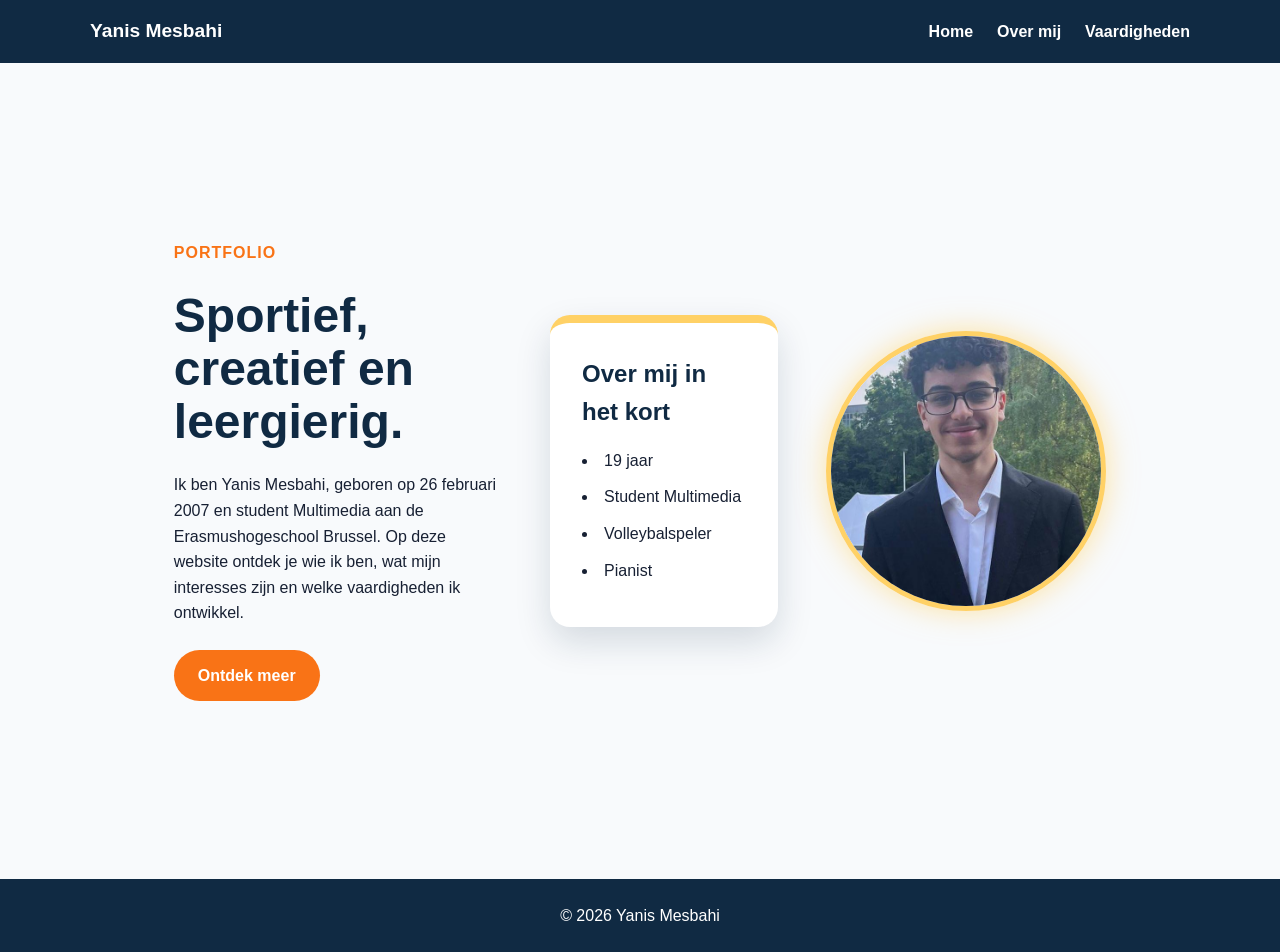
<file: index.html>
<!doctype html>
<html lang="nl">
	<head>
		<meta charset="UTF-8" />
		<meta name="viewport" content="width=device-width, initial-scale=1.0" />
		<title>Yanis Mesbahi - Portfolio</title>
		<meta
			name="description"
			content="Portfolio van Yanis Mesbahi, student Multimedia aan EhB met een sportieve en creatieve achtergrond."
		/>
		<link rel="stylesheet" href="./style.css" />
	</head>
	<body>
		<header class="site-header">
			<nav class="navbar">
				<a href="index.html" class="logo">Yanis Mesbahi</a>

				<button class="menu-toggle" aria-label="Menu openen">☰</button>

				<ul class="nav-links">
					<li><a href="index.html">Home</a></li>
					<li><a href="over-mij.html">Over mij</a></li>
					<li><a href="vaardigheden.html">Vaardigheden</a></li>
				</ul>
			</nav>
		</header>

		<main class="container">
			<section class="hero">
				<div class="hero-content fade-in">
					<p class="label">Portfolio</p>
					<h1>Sportief, creatief en leergierig.</h1>
					<p>
						Ik ben Yanis Mesbahi, geboren op 26 februari 2007 en student
						Multimedia aan de Erasmushogeschool Brussel. Op deze website ontdek
						je wie ik ben, wat mijn interesses zijn en welke vaardigheden ik
						ontwikkel.
					</p>

					<div class="hero-buttons">
						<a href="over-mij.html" class="button primary-button">Ontdek meer</a>
					</div>
				</div>

				<div class="hero-card">
					<h2>Over mij in het kort</h2>
					<ul>
						<li>19 jaar</li>
						<li>Student Multimedia</li>
						<li>Volleybalspeler</li>
						<li>Pianist</li>
					</ul>
				</div>

				<div class="hero-image">
					<img
						src="images/Foto Yanis.jpeg"
						alt="foto Yanis Mesbahi"
					/>
			</section>
		</main>

		<footer>
			<p>&copy; 2026 Yanis Mesbahi</p>
		</footer>
		<script src="script.js"></script>
	</body>
</html>
</file>
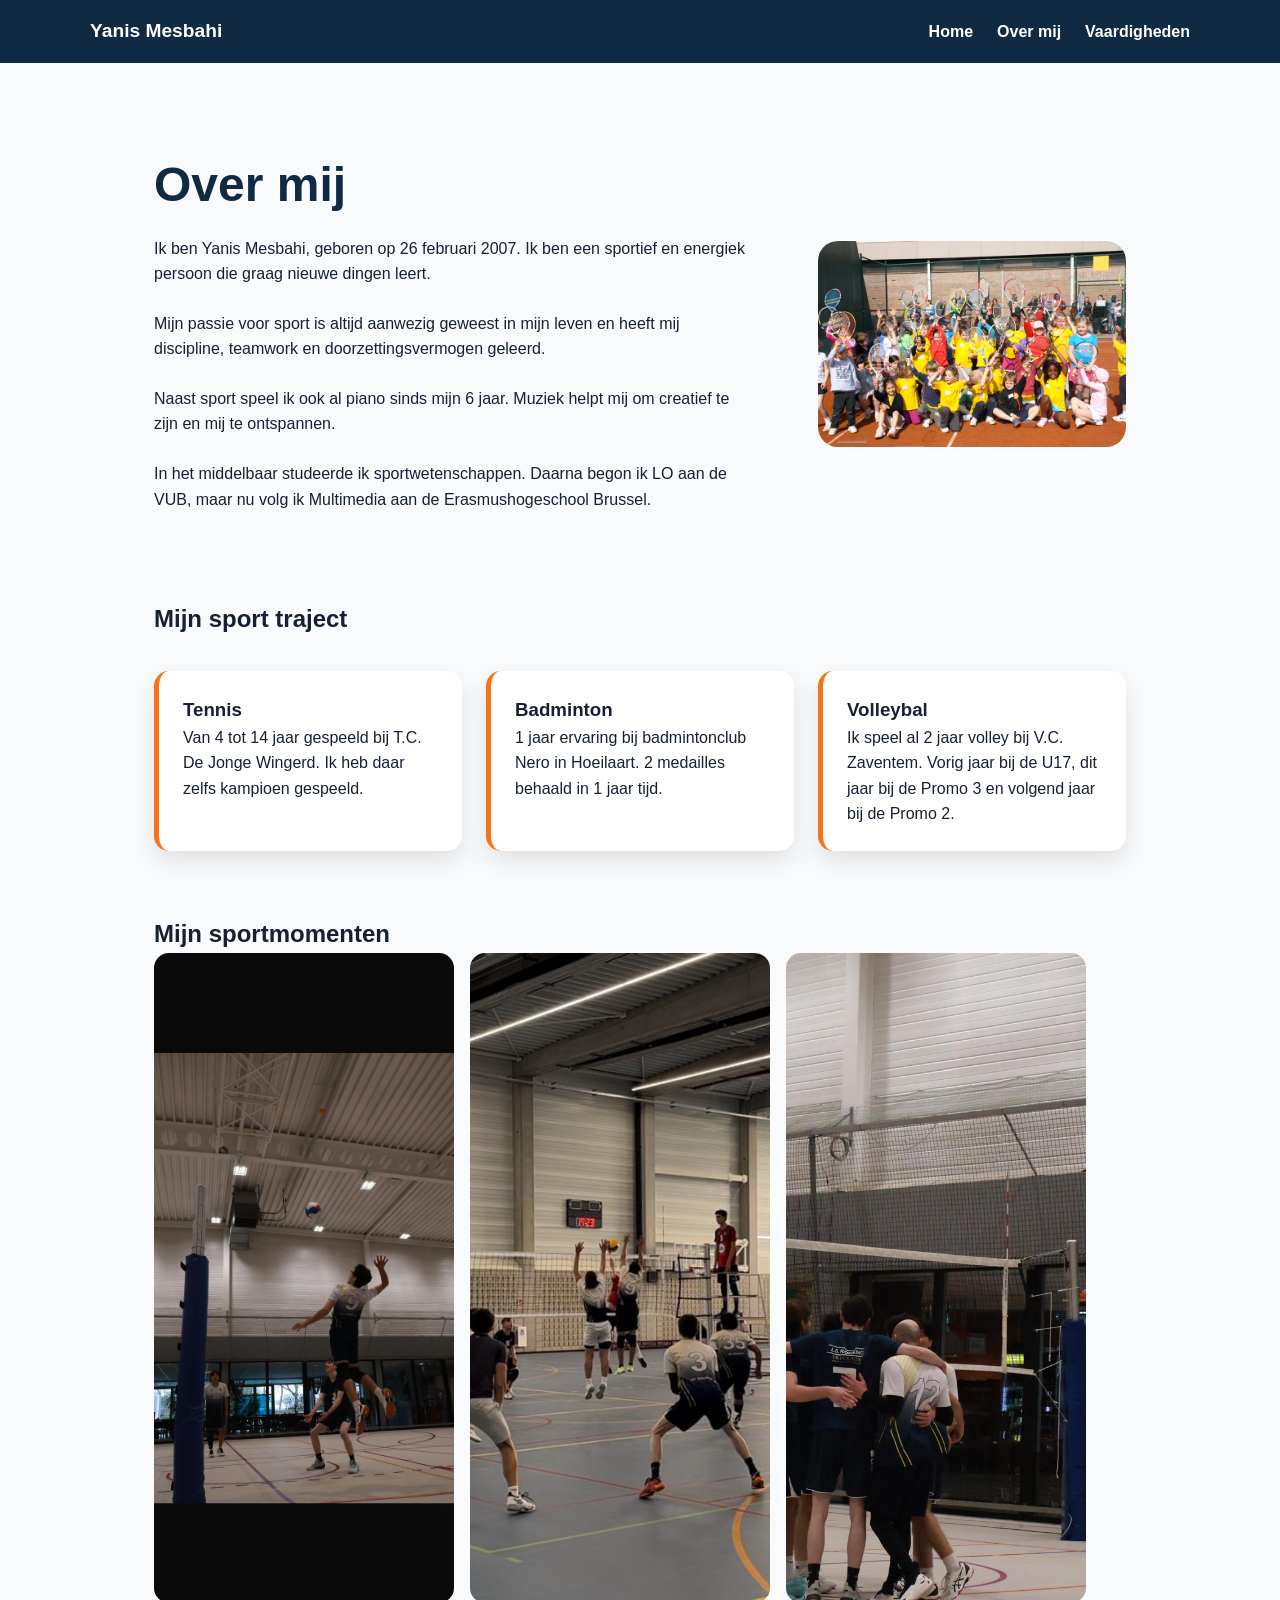
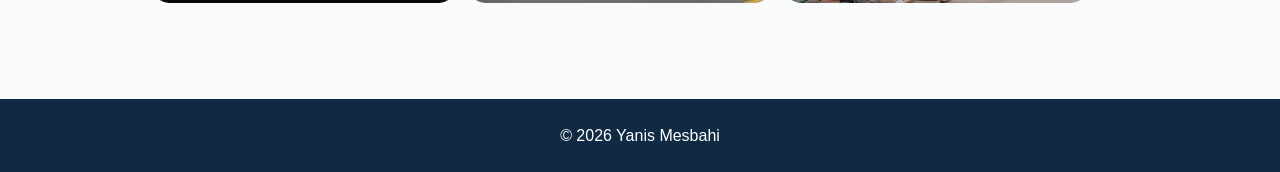
<file: over-mij.html>
<!doctype html>
<html lang="nl">
	<head>
		<meta charset="UTF-8" />
		<meta name="viewport" content="width=device-width, initial-scale=1.0" />
		<title>Over mij - Yanis Mesbahi</title>
		<meta
			name="description"
			content="Meer over Yanis Mesbahi, zijn sportieve achtergrond en studies."
		/>
		<link rel="stylesheet" href="style.css" />
	</head>

	<body>
		<header class="site-header">
			<nav class="navbar">
				<a href="index.html" class="logo">Yanis Mesbahi</a>

				<button class="menu-toggle" aria-label="Menu openen">☰</button>

				<ul class="nav-links">
					<li><a href="index.html">Home</a></li>
					<li><a href="over-mij.html">Over mij</a></li>
					<li><a href="vaardigheden.html">Vaardigheden</a></li>
				</ul>
			</nav>
		</header>

		<main class="container">
			<main class="container">
				<section class="about">
					<div class="hero-content fade-in">
						<h1>Over mij</h1>

						<p>
							Ik ben Yanis Mesbahi, geboren op 26 februari 2007. Ik ben een
							sportief en energiek persoon die graag nieuwe dingen leert.
						</p>

						<p>
							Mijn passie voor sport is altijd aanwezig geweest in mijn leven en
							heeft mij discipline, teamwork en doorzettingsvermogen geleerd.
						</p>

						<p>
							Naast sport speel ik ook al piano sinds mijn 6 jaar. Muziek helpt
							mij om creatief te zijn en mij te ontspannen.
						</p>

						<p>
							In het middelbaar studeerde ik sportwetenschappen. Daarna begon ik
							LO aan de VUB, maar nu volg ik Multimedia aan de Erasmushogeschool
							Brussel.
						</p>
					</div>

					<div class="about-image">
						<img
							src="images/tennis groepsfoto.png"
							alt="Yanis tijdens tennis"
						/>
					</div>
				</section>

				<section class="timeline">
					<h2>Mijn sport traject</h2>

					<div class="timeline-items">
						<div class="timeline-card">
							<h3>Tennis</h3>
							<p>
								Van 4 tot 14 jaar gespeeld bij T.C. De Jonge Wingerd. Ik heb
								daar zelfs kampioen gespeeld.
							</p>
						</div>

						<div class="timeline-card">
							<h3>Badminton</h3>
							<p>
								1 jaar ervaring bij badmintonclub Nero in Hoeilaart. 2 medailles
								behaald in 1 jaar tijd.
							</p>
						</div>

						<div class="timeline-card">
							<h3>Volleybal</h3>
							<p>
								Ik speel al 2 jaar volley bij V.C. Zaventem. Vorig jaar bij de
								U17, dit jaar bij de Promo 3 en volgend jaar bij de Promo 2.
							</p>
						</div>
					</div>
				</section>
				<section class="gallery">
					<h2>Mijn sportmomenten</h2>

					<div class="gallery-grid">
						<img src="images/Volley spike.jpeg" alt="Yanis speelt volleybal" />
						<img src="images/Volley zemst.jpeg" alt="Volleybal wedstrijd" />
						<img src="images/Volley punt.jpeg" alt="Teamfoto" />
					</div>
				</section>
			</main>
		</main>

		<footer>
			<p>&copy; 2026 Yanis Mesbahi</p>
		</footer>
		<script src="script.js"></script>
	</body>
</html>
</file>
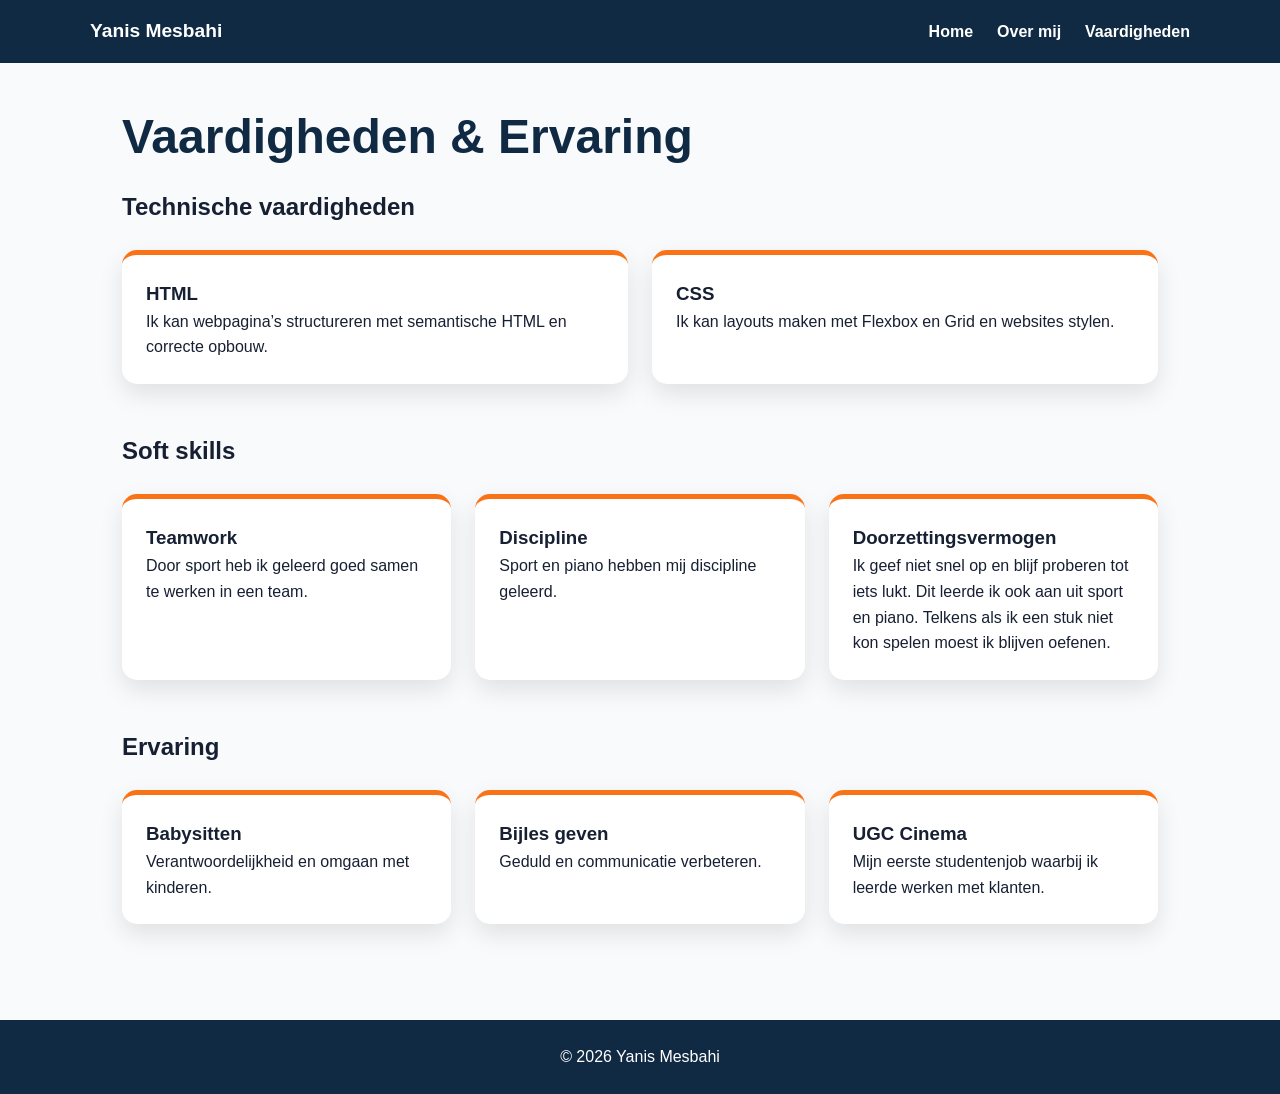
<file: vaardigheden.html>
<!doctype html>
<html lang="nl">
	<head>
		<meta charset="UTF-8" />
		<meta name="viewport" content="width=device-width, initial-scale=1.0" />
		<title>Vaardigheden - Yanis Mesbahi</title>
		<meta
			name="description"
			content="Vaardigheden en ervaring van Yanis Mesbahi."
		/>
		<link rel="stylesheet" href="style.css" />
	</head>

	<body>
		<header class="site-header">
			<nav class="navbar">
				<a href="index.html" class="logo">Yanis Mesbahi</a>

				<button class="menu-toggle" aria-label="Menu openen">☰</button>

				<ul class="nav-links">
					<li><a href="index.html">Home</a></li>
					<li><a href="over-mij.html">Over mij</a></li>
					<li><a href="vaardigheden.html">Vaardigheden</a></li>
				</ul>
			</nav>
		</header>

		<main class="container">
			<h1>Vaardigheden & Ervaring</h1>

			<!-- TECHNISCHE SKILLS -->
			<section class="skills">
				<h2>Technische vaardigheden</h2>

				<div class="skills-grid">
					<div class="skill-card">
						<h3>HTML</h3>
						<p>
							Ik kan webpagina’s structureren met semantische HTML en correcte
							opbouw.
						</p>
					</div>

					<div class="skill-card">
						<h3>CSS</h3>
						<p>Ik kan layouts maken met Flexbox en Grid en websites stylen.</p>
					</div>
				</div>
			</section>

			<!-- SOFT SKILLS -->
			<section class="skills">
				<h2>Soft skills</h2>

				<div class="skills-grid">
					<div class="skill-card">
						<h3>Teamwork</h3>
						<p>Door sport heb ik geleerd goed samen te werken in een team.</p>
					</div>

					<div class="skill-card">
						<h3>Discipline</h3>
						<p>Sport en piano hebben mij discipline geleerd.</p>
					</div>

					<div class="skill-card">
						<h3>Doorzettingsvermogen</h3>
						<p>
							Ik geef niet snel op en blijf proberen tot iets lukt. Dit leerde
							ik ook aan uit sport en piano. Telkens als ik een stuk niet kon
							spelen moest ik blijven oefenen.
						</p>
					</div>
				</div>
			</section>

			<!-- ERVARING -->
			<section class="skills">
				<h2>Ervaring</h2>

				<div class="skills-grid">
					<div class="skill-card">
						<h3>Babysitten</h3>
						<p>Verantwoordelijkheid en omgaan met kinderen.</p>
					</div>

					<div class="skill-card">
						<h3>Bijles geven</h3>
						<p>Geduld en communicatie verbeteren.</p>
					</div>

					<div class="skill-card">
						<h3>UGC Cinema</h3>
						<p>
							Mijn eerste studentenjob waarbij ik leerde werken met klanten.
						</p>
					</div>
				</div>
			</section>
		</main>

		<footer>
			<p>&copy; 2026 Yanis Mesbahi</p>
		</footer>
		<script src="script.js"></script>
	</body>
</html>
</file>
<file: style.css>
* {
	margin: 0;
	padding: 0;
	box-sizing: border-box;
}

body {
	font-family: Arial, Helvetica, sans-serif;
	background-color: #f8fafc;
	color: #172033;
	line-height: 1.6;
}

.site-header {
	background-color: #102a43;
	padding: 1rem 5%;
}

.navbar {
	max-width: 1100px;
	margin: 0 auto;
	display: flex;
	justify-content: space-between;
	align-items: center;
}

.logo {
	color: #ffffff;
	text-decoration: none;
	font-weight: 700;
	font-size: 1.2rem;
}

.nav-links {
	display: flex;
	gap: 1.5rem;
	list-style: none;
}

.nav-links a {
	color: #ffffff;
	text-decoration: none;
	font-weight: 600;
}

.nav-links a:hover,
.nav-links .active {
	color: #ffd166;
}

.hero {
	max-width: 1100px;
	margin: 0 auto;
	min-height: 80vh;
	padding: 4rem 5%;
	display: flex;
	align-items: center;
	gap: 3rem;
}

.hero-content {
	flex: 2;
}

.label {
	color: #f97316;
	font-weight: 700;
	text-transform: uppercase;
	letter-spacing: 1px;
	margin-bottom: 1rem;
}

h1 {
	font-size: 3rem;
	line-height: 1.1;
	margin-bottom: 1.5rem;
	color: #102a43;
}

.hero-content p {
	max-width: 600px;
	margin-bottom: 1.5rem;
}

.hero-buttons {
	display: flex;
	gap: 1rem;
	flex-wrap: wrap;
}

.button {
	display: inline-block;
	padding: 0.8rem 1.3rem;
	border-radius: 999px;
	text-decoration: none;
	font-weight: 700;
}

.primary-button {
	background-color: #f97316;
	color: #ffffff;
}

.secondary-button {
	border: 2px solid #102a43;
	color: #102a43;
}

.hero-card {
	flex: 1;
	background-color: #ffffff;
	border-radius: 20px;
	padding: 2rem;
	box-shadow: 0 15px 35px rgba(16, 42, 67, 0.15);
	border-top: 8px solid #ffd166;
}

.hero-card h2 {
	margin-bottom: 1rem;
	color: #102a43;
}

.hero-card ul {
	list-style-position: inside;
}

.hero-card li {
	margin-bottom: 0.7rem;
}

footer {
	text-align: center;
	padding: 1.5rem;
	background-color: #102a43;
	color: #ffffff;
}

/* OVER MIJ LAYOUT */
.about {
	display: flex;
	align-items: center;
	gap: 3rem;
	margin-bottom: 4rem;
}

.about-text {
	flex: 2;
}

.about-image {
	flex: 1;
}

.about-image img {
	width: 100%;
	border-radius: 20px;
	object-fit: cover;
}

/* TIMELINE */
.timeline h2 {
	margin-bottom: 2rem;
}

.timeline-items {
	display: flex;
	gap: 1.5rem;
	flex-wrap: wrap;
}

.timeline-card {
	flex: 1;
	min-width: 200px;
	background-color: white;
	padding: 1.5rem;
	border-radius: 15px;
	box-shadow: 0 10px 25px rgba(0, 0, 0, 0.1);
	border-left: 5px solid #f97316;
	transition: transform 0.3s ease;
}

.timeline-card:hover {
	transform: translateY(-5px);
}

/* SKILLS */
.skills {
	margin-bottom: 3rem;
}

.skills h2 {
	margin-bottom: 1.5rem;
}

/* GRID */
.skills-grid {
	display: grid;
	grid-template-columns: repeat(auto-fit, minmax(220px, 1fr));
	gap: 1.5rem;
}

/* CARD DESIGN */
.skill-card {
	background-color: white;
	padding: 1.5rem;
	border-radius: 15px;
	box-shadow: 0 10px 25px rgba(0, 0, 0, 0.1);
	border-top: 5px solid #f97316;
	transition: transform 0.3s ease;
}

.skill-card:hover {
	transform: translateY(-5px);
}

/* HAMBURGER MENU */
.menu-toggle {
	display: none;
	background: none;
	border: none;
	color: white;
	font-size: 2rem;
	cursor: pointer;
}

/* RESPONSIVE DESIGN */
@media (max-width: 768px) {
	.navbar {
		position: relative;
	}

	.menu-toggle {
		display: block;
	}

	.nav-links {
		display: none;
		position: absolute;
		top: 100%;
		right: 0;
		width: 100%;
		flex-direction: column;
		gap: 0;
		background-color: #102a43;
		padding: 1rem 0;
		border-radius: 0 0 15px 15px;
	}

	.nav-links li {
		text-align: center;
	}

	.nav-links a {
		display: block;
		padding: 1rem;
	}

	.nav-links.show-menu {
		display: flex;
		animation: slideDown 0.3s ease;
	}

	.hero,
	.about {
		flex-direction: column;
		text-align: center;
	}

	h1 {
		font-size: 2.2rem;
	}
}

@keyframes slideDown {
	from {
		opacity: 0;
		transform: translateY(-10px);
	}

	to {
		opacity: 1;
		transform: translateY(0);
	}
}

.button {
	display: inline-block;
	padding: 0.8rem 1.5rem;
	border-radius: 999px;
	text-decoration: none;
	font-weight: 700;
	transition: all 0.3s ease;
}

.primary-button:hover {
	background-color: #ea580c;
	transform: scale(1.05);
}

.secondary-button:hover {
	background-color: #102a43;
	color: white;
}

.fade-in {
	opacity: 0;
	transform: translateY(20px);
	animation: fadeIn 1s ease forwards;
}

@keyframes fadeIn {
	to {
		opacity: 1;
		transform: translateY(0);
	}
}

.nav-links a {
	position: relative;
}

.nav-links a::after {
	content: "";
	position: absolute;
	left: 0;
	bottom: -5px;
	width: 0%;
	height: 2px;
	background-color: #ffd166;
	transition: width 0.3s ease;
}

.nav-links a:hover::after {
	width: 100%;
}

/* GALLERY */
.gallery {
	margin-top: 4rem;
}

.gallery-grid {
	display: flex;
	gap: 1rem;
	flex-wrap: wrap;
}

.gallery-grid img {
	width: 100%;
	max-width: 300px;
	border-radius: 15px;
	object-fit: cover;
	transition: transform 0.3s ease;
}

.gallery-grid img:hover {
	transform: scale(1.05);
}
.container {
	max-width: 1100px;
	margin: 0 auto;
	padding: 3rem 2rem;
}
.navbar {
	max-width: 1100px;
	margin: 0 auto;
}

/* mobiel */
@media (max-width: 768px) {
	.container {
		padding: 2rem 1.2rem;
	}
}

.nav-links {
	z-index: 1000;
}

/* HERO FOTO */
.hero-image {
	flex: 1;
	display: flex;
	justify-content: center;
}

.hero-image img {
	width: 280px;
	height: 280px;
	object-fit: cover;
	border-radius: 50%;
	border: 5px solid #ffd166;
	box-shadow: 0 0 30px rgba(255, 209, 102, 0.6);
	animation: float 3s ease-in-out infinite;
}

/* FLOAT ANIMATIE */
@keyframes float {
	0% {
		transform: translateY(0px);
	}
	50% {
		transform: translateY(-10px);
	}
	100% {
		transform: translateY(0px);
	}
}
</file>
